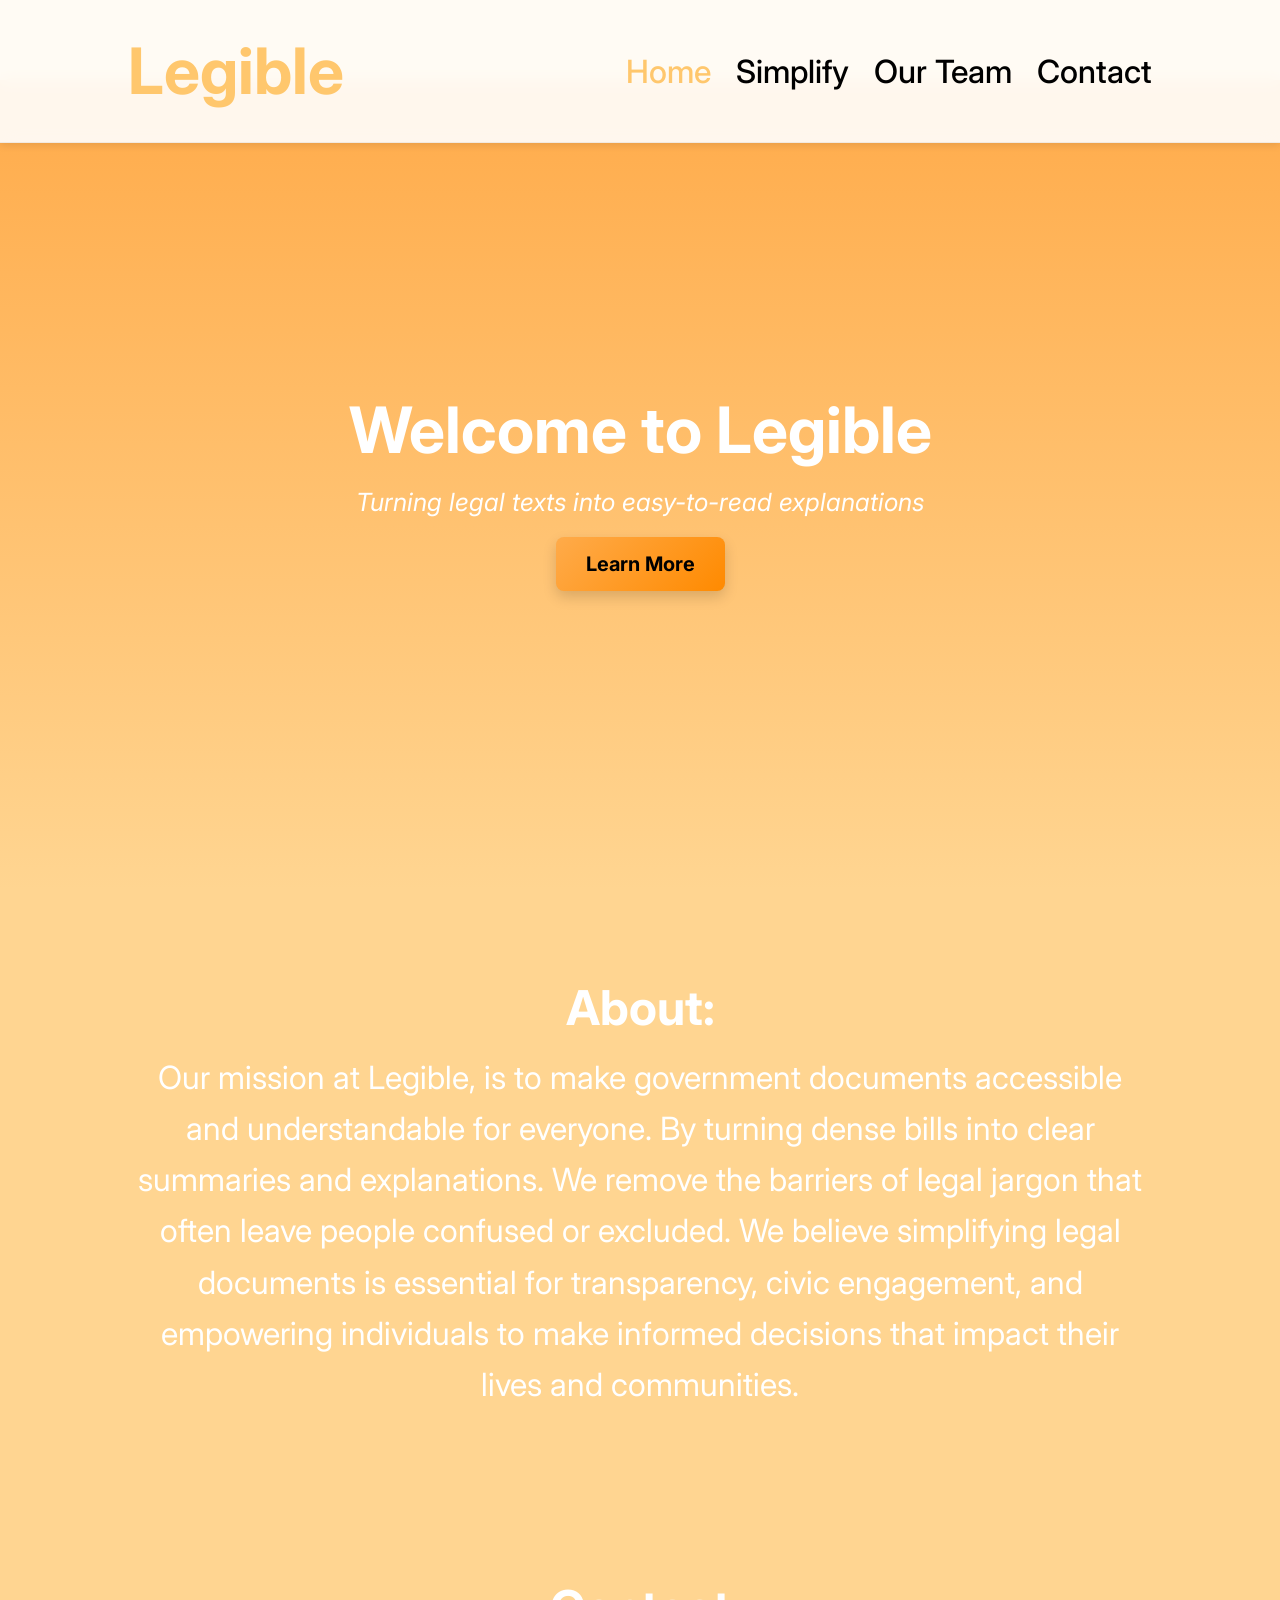
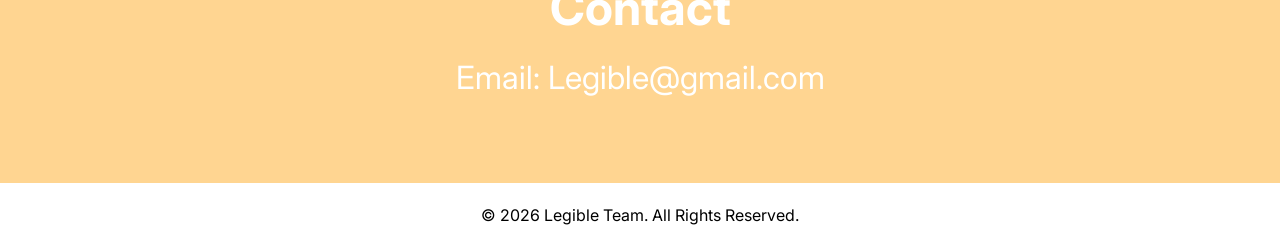
<file: index.html>
<!DOCTYPE html>

<html lang="en">

<head>
    <meta charset="UTF-8">
    <meta name="viewport" content="width=device-width, initial-scale=1.0">
    <title>Home - Legible</title>
    <link href="https://fonts.googleapis.com/css2?family=Inter:wght@400;500;700&display=swap" rel="stylesheet">


<!-- CSS -->
<link rel="stylesheet" href="style.css">


</head>

<body>


<!-- Navigation Bar -->
<nav class="navbar">
    <div class="logo">Legible</div>
    <ul class="nav-links">
        <li><a href="index.html" class="active">Home</a></li>
        <li><a href="simplify.html">Simplify</a></li>
        <li><a href="about.html">Our Team</a></li>
        <li><a href="#contact">Contact</a></li>
    </ul>
</nav>

<!-- Hero Section -->
<section id="home" class="hero">
    <h1>Welcome to Legible</h1>
    <p>Turning legal texts into easy-to-read explanations</p>
    <button onclick="window.location.href='simplify.html'">
    Learn More
    </button>
</section>

<!-- About Section -->
<section id="about" class="section">
    <h2>About:</h2>
    <p>
        Our mission at Legible, is to make government documents accessible and understandable for everyone. By turning dense bills into clear summaries and explanations. We remove the barriers of legal jargon that often leave people confused or excluded. We believe simplifying legal documents is essential for transparency, civic engagement, and empowering individuals to make informed decisions that impact their lives and communities.
    </p>
</section>

<!-- Contact Section -->
<section id="contact" class="section">
    <h2>Contact</h2>
    <p>Email: Legible@gmail.com</p>
</section>

<!-- Footer -->
<footer>
    <p>© 2026 Legible Team. All Rights Reserved.</p>
</footer>

<!-- JavaScript -->
<script src="script.js"></script>


</body>
</html>
</file>
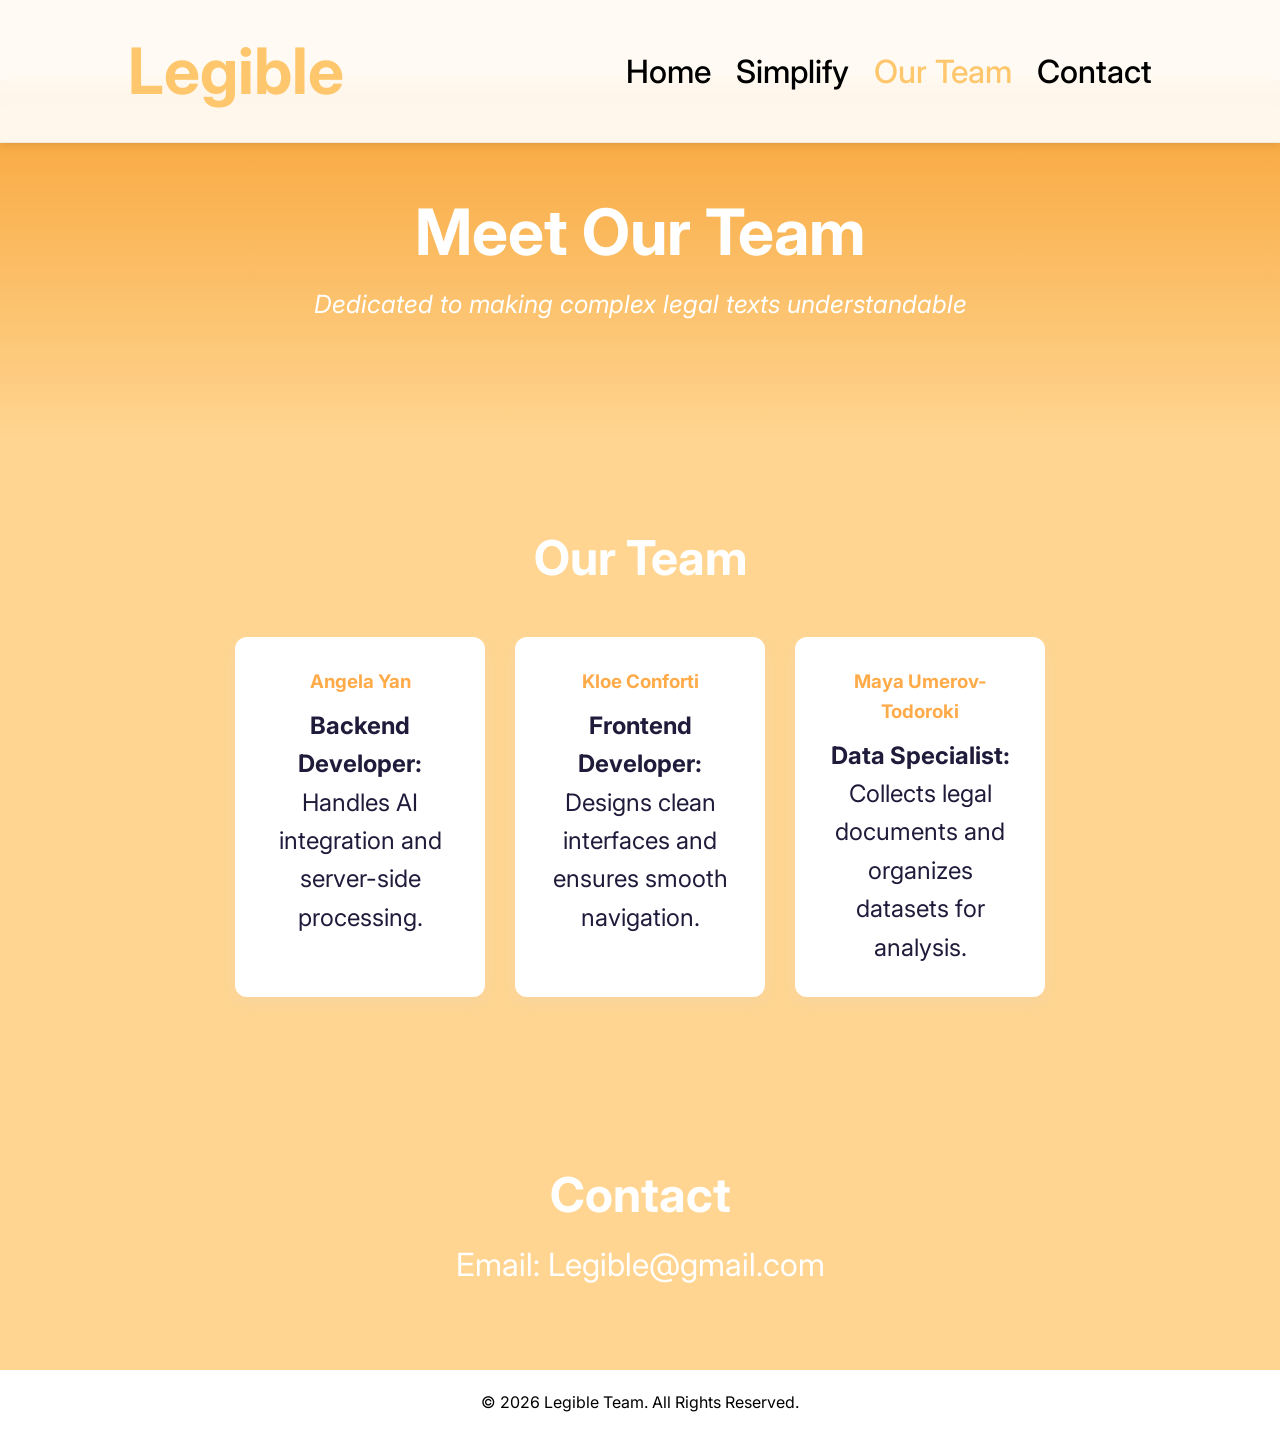
<file: about.html>
<!DOCTYPE html>
<html lang="en">
<head>
  <meta charset="UTF-8">
  <meta name="viewport" content="width=device-width, initial-scale=1.0">
  <title>About - Legible</title>
  <link rel="stylesheet" href="style.css">
  <link href="https://fonts.googleapis.com/css2?family=Inter:wght@400;500;700&display=swap" rel="stylesheet">
</head>
<body>

  <!-- Navbar -->
  <nav>
    <div class="logo">Legible</div>
    <ul>
      <li><a href="index.html">Home</a></li>
      <li><a href="simplify.html">Simplify</a></li>
      <li><a href="about.html" class="active">Our Team</a></li>
      <li><a href="#contact">Contact</a></li>
    </ul>
  </nav>

  <!-- Hero Section for About Page -->
  <div class="hero" style="height: 40vh; background: linear-gradient(180deg, #f7a335, #ffd591);">
    <h1>Meet Our Team</h1>
    <p>Dedicated to making complex legal texts understandable</p>
  </div>

  <!-- Team Section -->
  <section class="section">
    <h2>Our Team</h2>
    <div class="cards">

      <!-- Team Member 1 -->
      <div class="card">
        <h3>Angela Yan</h3>
        <p><strong>Backend Developer:</strong> Handles AI integration and server-side processing.</p>
      </div>

      <!-- Team Member 2 -->
      <div class="card">
        <h3>Kloe Conforti</h3>
        <p><strong>Frontend Developer:</strong> Designs clean interfaces and ensures smooth navigation.</p>
      </div>

      <!-- Team Member 3 -->
      <div class="card">
        <h3>Maya Umerov-Todoroki</h3>
        <p><strong>Data Specialist:</strong> Collects legal documents and organizes datasets for analysis.</p>
      </div>

    </div>
  </section>

  <!-- Contact Section -->
    <section id="contact" class="section">
        <h2>Contact</h2>
        <p>Email: Legible@gmail.com</p>
    </section>

  <!-- Footer -->
  <footer>
    &copy; 2026 Legible Team. All Rights Reserved.
  </footer>

</body>
</html>
</file>
<file: style.css>
/* -------------------------------
   Global Styles
---------------------------------*/
* {
  margin: 0;
  padding: 0;
  box-sizing: border-box;
  font-family: "Inter", sans-serif;
}

body {
  background-color: #ffd591;
  /*background: linear-gradient(
    135deg,
    #ffb347,
    #ffcc80,
    #ffe0b2
  );*/
  color: #000000;
  line-height: 1.6;
  padding-top: 80px;
}

a {
  text-decoration: none;
  color: #ffffff;
}

ul {
  list-style: none;
}

html {
  scroll-behavior: smooth;
}

textarea:focus,
input:focus{
  outline: none;
  border: 2px solid #ffab4a;
  box-shadow: 0 0 0 4px rgba(247, 174, 92, 0.807);
}

/* -------------------------------
   Navbar
---------------------------------*/
nav {
  position: fixed;
  top: 0;             /* position from top of viewport */
  left: 0;
  width: 100%;        /* span full width */
  z-index: 1000;
  display: flex;
  justify-content: space-between;
  align-items: center;
  padding: 20px 10%;
  background-color: #ffffff;
  box-shadow: 0 2px 8px rgba(0, 0, 0, 0.1);
  backdrop-filter: blur(8px);
  background: rgba(255,255,255,0.9);
  border-bottom: 1px solid rgba(0,0,0,0.05);
}

nav .logo {
  font-size: 64px;
  font-weight: bold;
  color: #ffc76d;
}

nav ul {
  display: flex;
}

nav li {
  margin-left: 25px;
}

nav a {
  color: #000000;
  font-size: 32px;
  font-weight: 500;
  transition: color 0.3s;
}

nav a:hover,
nav a.active {
  color: #ffc76d;; 
}

/* -------------------------------
   Home Page
---------------------------------*/
.hero {
  height: 90vh;
  display: flex;
  flex-direction: column;
  justify-content: center;
  align-items: center;
  text-align: center;
  background: linear-gradient(180deg, #ffab4a, #ffd591);
  color: #ffffff;
}

.hero h1 {
  font-size: 64px;
  font-weight: bold;
}

.hero p {
  font-size: 25px;
  font-style: italic;
  margin-bottom: 15px;
}

.hero button {
  padding: 15px 30px;
  border: none;
  border-radius: 8px;
  background-color: #ffffff;
  color: #000000;
  font-weight: bold;
  cursor: pointer;
  transition: transform 0.2s;
  font-size: 20px;
}
.hero button:hover {
  transform: scale(1.1);
}

.section button {
    transition: transform 0.2s;
}
.section button:hover {
  transform: scale(1.1);
}

.action {
  text-align: left;
}
.action-button {
    text-decoration: none;
    color: white;
    padding: 10px 20px;
    border-radius: 6px;
    margin-left: 10px;
    transition: background 0.2s;
  }
.action-button:hover {
    background-color: #0056b3;
}

.section {
  opacity: 0;
  transform: translateY(20px);
  animation: fadeInUp 0.8s forwards;
  animation-delay: 0.2s;
}

button{
  border-radius: 10px;
  padding: 12px 22px;
  font-weight: 600;
  border: none;
  cursor: pointer;

  background: linear-gradient(135deg,#ffab4a,#ff8a00);
  color: white;

  box-shadow: 0 6px 14px rgba(0,0,0,0.15);

  transition: all 0.25s ease;
}

button:hover{
  transform: translateY(-2px);
  box-shadow: 0 10px 24px rgba(0,0,0,0.2);
}

@keyframes fadeInUp {
  to {
    opacity: 1;
    transform: translateY(0);
  }
}

/* -------------------------------
  home page 
---------------------------------*/
.section {
  padding: 80px 10%;
  text-align: center;
}

.section h2 {
  font-size: 48px;
  font-weight: bold;
  margin-bottom: 5px;
  color: #ffffff;
}

.section p {
  font-size: 32px;
  max-width: 1100px;
  margin: 0 auto;
  color: #ffffff;
}

/* -------------------------------
   Feature Cards (Features Page)
---------------------------------*/
.cards {
  display: flex;
  flex-wrap: wrap;
  justify-content: center;
  gap: 30px;
  margin-top: 40px;
}

.card {
  background-color: #ffffff;
  padding: 30px;
  border-radius: 12px;
  width: 250px;
  box-shadow: 0 6px 15px rgba(215, 215, 215, 0.2);
  transition: transform 0.2s, box-shadow 0.2s;
}

.card:hover {
  transform: translateY(-5px);
  box-shadow: 0 10px 20px rgba(181, 181, 181, 0.3);
}

.card h3 {
  margin-bottom: 10px;
  color: #ffab4a;
}

.card p {
  font-size: 24px;
  color: #1F1B3A;
}

.results{
  width: 90%;
  margin: 40px auto;
  animation: fadeIn 0.5s ease;
}

@keyframes fadeIn{
  from{
    opacity:0;
    transform: translateY(10px);
  }
  to{
    opacity:1;
    transform: translateY(0);
  }
}

.output-box{
  border-radius: 16px;
  padding: 24px;
  margin-bottom: 25px;

  background: rgba(255,255,255,0.7);
  backdrop-filter: blur(10px);

  box-shadow: 0 10px 30px rgba(0,0,0,0.1);

  text-align: left;
  transition: transform 0.2s, box-shadow 0.2s;
}

.output-box:hover{
  transform: translateY(-4px);
  box-shadow: 0 20px 40px rgba(0,0,0,0.15);
}

.output-box h3{
    margin-bottom: 10px;
}

#simplifiedOutput,
#summaryOutput,
#analysisOutput{
    white-space: pre-wrap;
    color: #000000;
}

#impactOutput {
  background: #f7f7f7;
  padding: 12px;
  border-radius: 8px;
  white-space: pre-wrap;
}

#charts{
  background: rgba(255,255,255,0.7);
  backdrop-filter: blur(10px);

  border-radius: 16px;
  padding: 25px;

  box-shadow: 0 10px 30px rgba(0,0,0,0.1);

  display:flex;
  justify-content:center;
  align-items:center;
  gap:40px;
}

.dashboard-card{
  background:rgb(252, 201, 99);
  border-radius:18px;
  padding:30px;
  margin-top:30px;

  box-shadow:0 15px 40px rgba(0,0,0,0.08);
}

.output-box,
.dashboard-card{
  transition:transform 0.25s ease, box-shadow 0.25s ease;
}

.output-box:hover,
.dashboard-card:hover{
  transform:translateY(-4px);
  box-shadow:0 20px 45px rgba(0,0,0,0.15);
}

.ai-loading{
  display:flex;
  flex-direction:column;
  align-items:center;
  margin-top:20px;
}

.ai-loading .dot{
  width:12px;
  height:12px;
  background:#ffab4a;
  border-radius:50%;
  margin:4px;
  animation:bounce 1s infinite alternate;
}

.ai-loading .dot:nth-child(2){
  animation-delay:0.2s;
}

.ai-loading .dot:nth-child(3){
  animation-delay:0.4s;
}

@keyframes bounce{
  from{transform:translateY(0)}
  to{transform:translateY(-10px)}
}

/* -------------------------------
   Footer
---------------------------------*/
footer {
  text-align: center;
  padding: 20px;
  background-color: #ffffff;
  color: #000000;
}

/* -------------------------------
   Highlight Classes (Law)
---------------------------------*/
.highlight-obligation { background-color: #8B008B; color: white; padding: 2px 6px; border-radius: 4px; }
.highlight-rights { background-color: #2AB1B1; color: white; padding: 2px 6px; border-radius: 4px; }
.highlight-deadline { background-color: #FF9F43; color: white; padding: 2px 6px; border-radius: 4px; }
.highlight-penalty { background-color: #DC143C; color: white; padding: 2px 6px; border-radius: 4px; }

/* -------------------------------
   Responsive
---------------------------------*/
@media (max-width: 768px) {
  nav ul {
    flex-direction: column;
    align-items: center;
  }

  .cards {
    flex-direction: column;
    gap: 20px;
  }

  .hero h1 {
    font-size: 36px;
  }

  .hero p {
    font-size: 16px;
  }
}
.meta-card { background: #fff; border-radius: 14px; }
.meta-badge { background: #ffab4a; color: #fff; border-radius: 20px; }
.meta-grid { display: grid; grid-template-columns: repeat(auto-fit, minmax(180px, 1fr)); }
.action-item { display: flex; gap: 14px; }
.subject-tag { background: #fff3e0; border-radius: 20px; }
</file>
